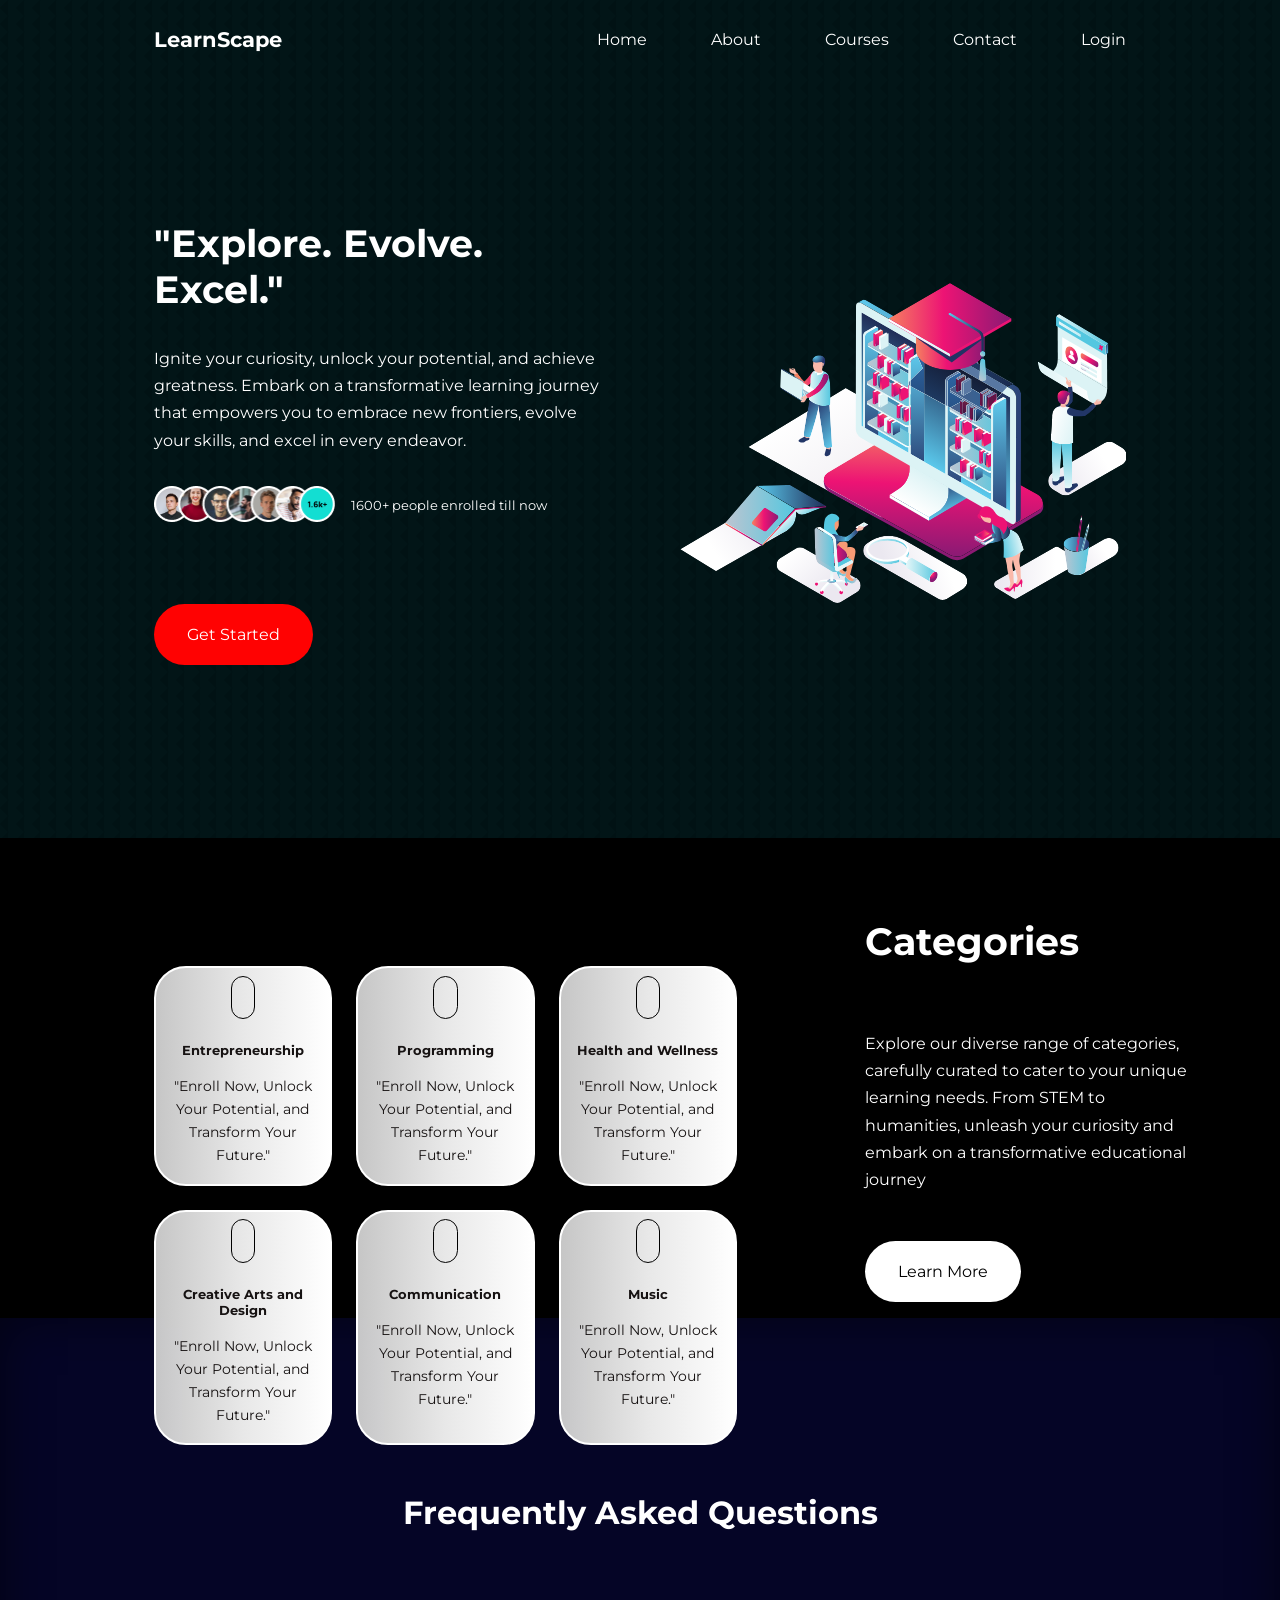
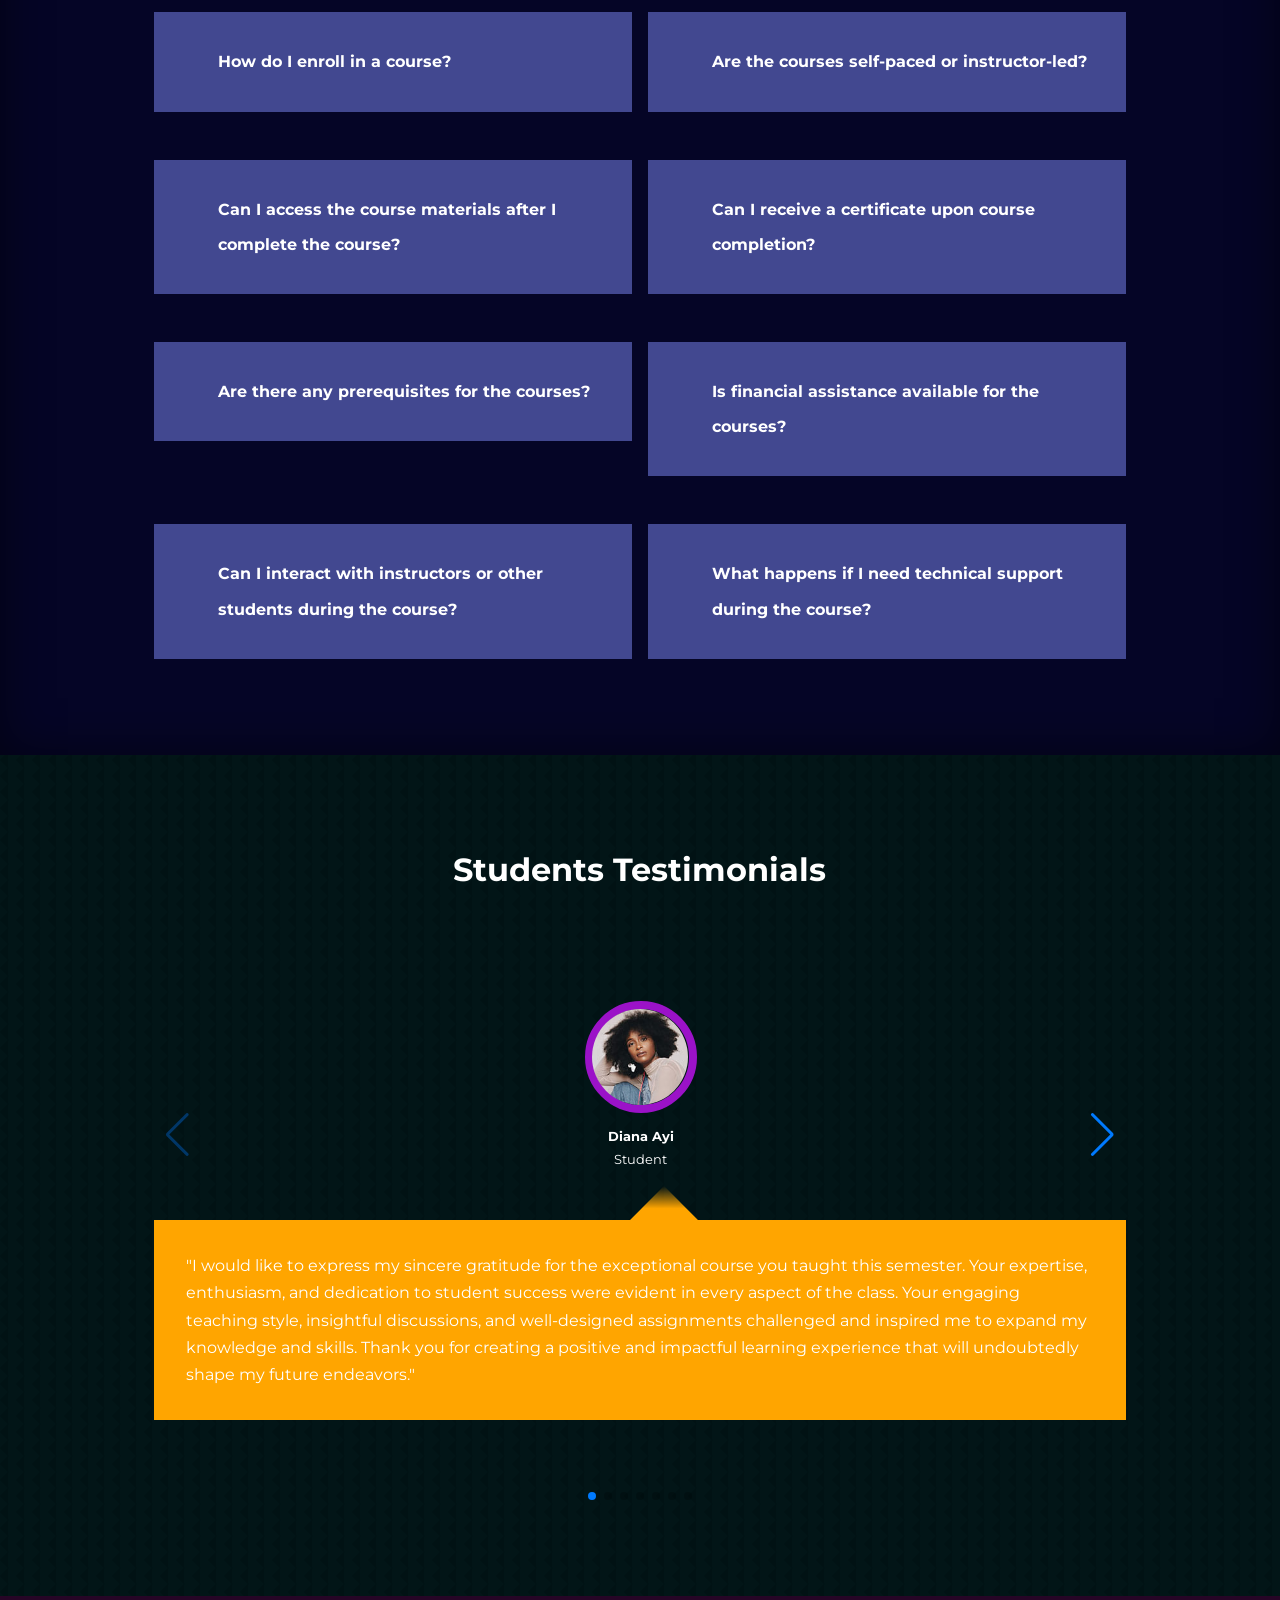
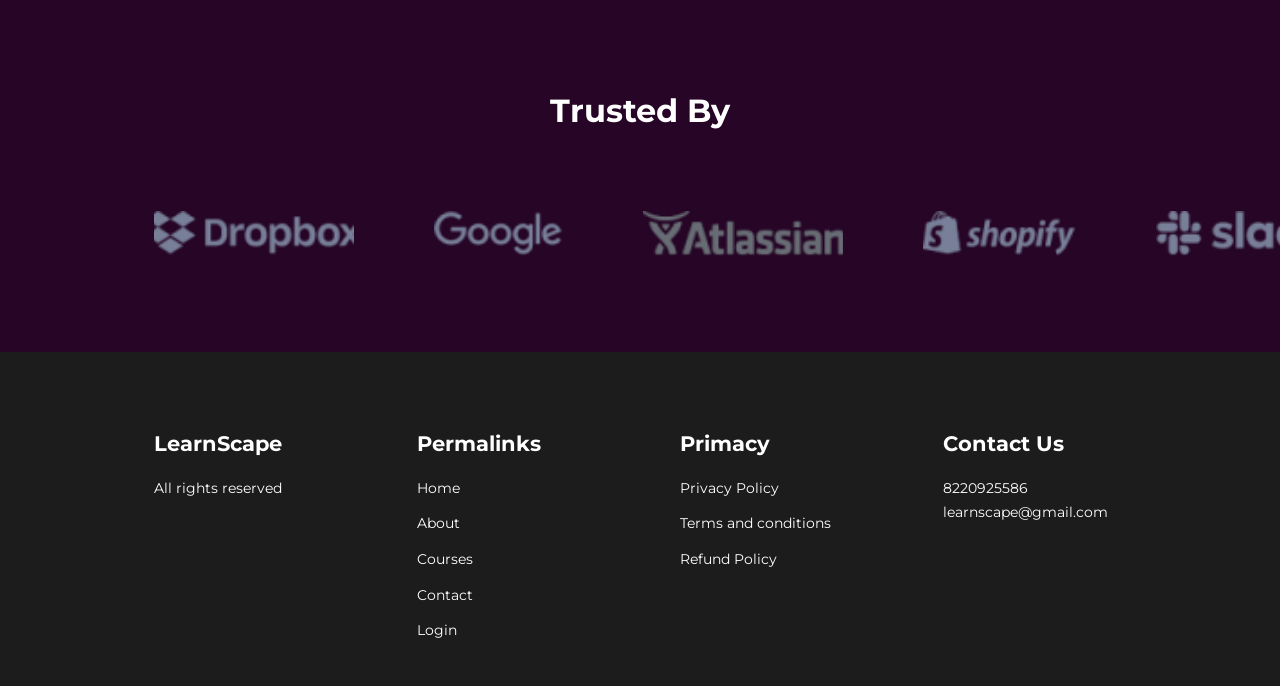
<file: LearnScape/index.html>
<!DOCTYPE html>
<html lang="en">
<head>
    <meta charset="UTF-8">
    <meta name="viewport" content="width=device-width, initial-scale=1.0">
    <title>LearnScape</title>
    <link rel="stylesheet" href="index.css">
    <script src="main.js"></script>

        <!--FAV ICONS-->
        <link rel="stylesheet" href="https://unicons.iconscout.com/release/v4.0.8/css/line.css">

        <!--GOOGLE FONTS (MONTESERRAT)-->
    <link rel="preconnect" href="https://fonts.googleapis.com">
    <link rel="preconnect" href="https://fonts.gstatic.com" crossorigin>
    <link href="https://fonts.googleapis.com/css2?family=Montserrat:wght@300;400;500;600;700;800;900&display=swap" rel="stylesheet">

        <!--    SWIPER JS    -->
    <link rel="stylesheet" href="https://cdn.jsdelivr.net/npm/swiper@10/swiper-bundle.min.css"/>

    <style>
        body{
            background-image: url("images/bg-texture.png");
        }
    </style>

</head>
<body>
                            <!--   NAVBAR    -->
    <nav>
        <div class="container nav__container">
            <a href="index.html"><h4>LearnScape</h4></a>
            <ul class="nav__menu">
                <li><a href="index.html">Home</a></li>
                <li><a href="about.html">About</a></li>
                <li><a href="courses.html">Courses</a></li>
                <li><a href="contact.html">Contact</a></li>
                <li><a href="login.html">Login</a></li>
            </ul>    
        </div>
    </nav>

                               <!--   HEADER   -->
    <header>
        <div class="container header__container">
            <div class="header__left">
                <h1>"Explore. Evolve. Excel."</h1>
                <p>Ignite your curiosity, unlock your potential, and achieve greatness. Embark on a transformative 
                    learning journey that empowers you to embrace new frontiers, evolve your skills, and excel 
                    in every endeavor.</p>
                <div class="header__left-people">               
                    <img src="./images/people.png">
                    <small>1600+ people enrolled till now</small>
                </div>
                <a href="login.html" class="btn btn-primary">Get Started</a>
            </div>

            <div class="header__right">
                <div class="header__right-img">
                    <img src="./images/header.svg">
                </div>
            </div>
        </div>
    </header>

                                <!--  CATEGORIES  -->
    <section class="categories">
        <div class="container categories__container">
            <div class="categories__left">
                <article class="category">
                    <span class="category__icon"><i class="uil uil-arrow-growth"></i></span>
                    <h5>Entrepreneurship</h5>
                    <p>"Enroll Now, Unlock Your Potential, and Transform Your Future."</p>

                </article>
                <article class="category">
                    <span class="category__icon"><i class="uil uil-desktop-cloud-alt"></i></span>
                    <h5>Programming</h5>
                    <p>"Enroll Now, Unlock Your Potential, and Transform Your Future."</p>

                </article>
                <article class="category">
                    <span class="category__icon"><i class="uil uil-heart-medical"></i></span>
                    <h5>Health and Wellness</h5>                  
                    <p>"Enroll Now, Unlock Your Potential, and Transform Your Future."</p>

                </article>
                <article class="category">
                    <span class="category__icon"><i class="uil uil-palette"></i></span>
                    <h5>Creative Arts and Design</h5>
                    <p>"Enroll Now, Unlock Your Potential, and Transform Your Future."</p>

                </article>
                <article class="category">
                    <span class="category__icon"><i class="uil uil-presentation-play"></i></span>
                    <h5>Communication</h5>
                    <p>"Enroll Now, Unlock Your Potential, and Transform Your Future."</p>

                </article>
                <article class="category">
                    <span class="category__icon"><i class="uil uil-music"></i></span>
                    <h5>Music</h5>
                    <p>"Enroll Now, Unlock Your Potential, and Transform Your Future."</p>

                </article>
            </div>
            <div class="categories__right">
                <h1>Categories</h1>
                <p>                    Explore our diverse range of categories, carefully curated to cater to your unique learning needs. From STEM to humanities, unleash your curiosity and embark on a transformative educational journey
                </p>
                <a href="courses.html" class="btn">Learn More</a>
            </div>
        </div>
    </section>

                                <!--   FAQS   -->

   <section class="faqs">
        <h2>Frequently Asked Questions</h2>
        <div class="container faqs__container">
            <article class="faq">
                <div class="faq__icon"><i class="uil uil-plus"></i></div>
                <div class="question__answer">
                    <h4>How do I enroll in a course?</h4>
                    <p>To enroll in a course, simply visit our website, browse the course catalog, and click on the "Enroll" button for your chosen course. Follow the prompts to complete the enrollment process.</p>
                </div>
            </article>

            <article class="faq">
                <div class="faq__icon"><i class="uil uil-plus"></i></div>
                <div class="question__answer">
                    <h4>Are the courses self-paced or instructor-led?</h4>
                    <p>We offer both self-paced and instructor-led courses to accommodate different learning preferences. You can choose the format that suits your needs during the course selection process</p>
                </div>
            </article>

            <article class="faq">
                <div class="faq__icon"><i class="uil uil-plus"></i></div>
                <div class="question__answer">
                    <h4>Can I access the course materials after I complete the course?
                    </h4>
                    <p>Yes, once you enroll in a course, you will have lifetime access to the course materials. You can revisit the content at any time to review or refresh your knowledge.</p>
                </div>
            </article>

            <article class="faq">
                <div class="faq__icon"><i class="uil uil-plus"></i></div>
                <div class="question__answer">
                    <h4>Can I receive a certificate upon course completion?</h4>
                    <p>Yes, upon successfully completing a course, you will receive a certificate of completion. The certificate can be downloaded from the course platform or emailed to you, depending on the specific process outlined for that course.</p>
                </div>
            </article>

            <article class="faq">
                <div class="faq__icon"><i class="uil uil-plus"></i></div>
                <div class="question__answer">
                    <h4>Are there any prerequisites for the courses?</h4>
                    <p>Prerequisites vary depending on the course. Some courses may require prior knowledge or experience, while others are designed for beginners. The course description will provide information about any prerequisites.</p>
                </div>
            </article>

            <article class="faq">
                <div class="faq__icon"><i class="uil uil-plus"></i></div>
                <div class="question__answer">
                    <h4>Is financial assistance available for the courses?</h4>
                    <p>We understand that financial constraints can be a barrier to learning. We offer various financial assistance options such as scholarships, installment plans, or discounts. Please check our website or contact our support team for more information.</p>
                </div>
            </article>

            <article class="faq">
                <div class="faq__icon"><i class="uil uil-plus"></i></div>
                <div class="question__answer">
                    <h4>Can I interact with instructors or other students during the course?</h4>
                    <p>Yes, our courses often include discussion forums or dedicated communication channels where you can interact with instructors and fellow students. This fosters collaboration, allows for questions and answers, and creates a supportive learning community.</p>
                </div>
            </article>

            <article class="faq">
                <div class="faq__icon"><i class="uil uil-plus"></i></div>
                <div class="question__answer">
                    <h4>What happens if I need technical support during the course?</h4>
                    <p>We provide technical support to ensure a smooth learning experience. If you encounter any technical issues or have trouble accessing course materials, you can reach out to our support team via email or through our platform, and they will assist you promptly.</p>
                </div>
            </article>    
        </div>
    </section>  

    <script>
            window.addEventListener("DOMContentLoaded", function() {
            var faqItems = document.querySelectorAll(".faq");

            faqItems.forEach(function(item) {
                var faqIcon = item.querySelector(".faq__icon i");

                item.addEventListener("click", function() {
                    this.classList.toggle("open");
                    faqIcon.classList.toggle("uil-plus");
                    faqIcon.classList.toggle("uil-minus");
                });
            });
        });    </script>


    


                                        <!--        TESTIMONIAL        -->
        <section class="container testimonials__container mySwiper">
            <h2>
                Students Testimonials
            </h2>
            <div class="swiper-wrapper">
                <article class="testimonial swiper-slide">
                    <div class="avatar">
                        <img src="./images/avatar1.jpg">
                    </div>
                    <div class="testimonial__info">
                        <h5>Diana Ayi</h5>
                        <small>Student</small>
                    </div>
                    <div class="testimonial__body">
                        <p>
                            "I would like to express my sincere gratitude for the exceptional course you taught this semester. Your expertise, enthusiasm, and 
                            dedication to student success were evident in every aspect of the class. Your engaging teaching style, insightful discussions, and 
                            well-designed assignments challenged and inspired me to expand my knowledge and skills. Thank you for creating a positive and impactful 
                            learning experience that will undoubtedly shape my future endeavors."
                        </p>
                    </div>
                </article>
                <article class="testimonial swiper-slide">
                    <div class="avatar">
                        <img src="./images/avatar2.jpg">
                    </div>
                    <div class="testimonial__info">
                        <h5>DAurora Patel</h5>
                        <small>Freelancer</small>
                    </div>
                    <div class="testimonial__body">
                        <p>
                            "I am incredibly grateful for the engaging and interactive lessons provided in this course. The instructor's enthusiasm and expertise truly brought the subject to life, making the learning experience enjoyable and captivating. The well-structured course materials and step-by-step explanations helped me grasp even the most complex concepts with ease, and I feel much more confident in my understanding of the subject matter."
                        </p>
                    </div>
                </article>
                <article class="testimonial swiper-slide">
                    <div class="avatar">
                        <img src="./images/avatar3.jpg">
                    </div>
                    <div class="testimonial__info">
                        <h5>Caleb Sullivan</h5>
                        <small>Youtuber</small>
                    </div>
                    <div class="testimonial__body">
                        <p>
                            "I can't speak highly enough about the instructor's knowledge and dedication. They went above and beyond to ensure that all our questions were answered, providing prompt and detailed responses that helped clarify any uncertainties. Their guidance and support throughout the course were invaluable, and I truly felt like I had a mentor to turn to whenever I needed assistance or further explanation."
                        </p>
                    </div>
                </article>
                <article class="testimonial swiper-slide">
                    <div class="avatar">
                        <img src="./images/avatar4.jpg">
                    </div>
                    <div class="testimonial__info">
                        <h5>DIsabella Nguyen</h5>
                        <small>Athlete</small>
                    </div>
                    <div class="testimonial__body">
                        <p>
                            "One aspect that truly stood out in this course was the focus on practical application. The assignments and real-world examples allowed me to put theory into practice, reinforcing my understanding and helping me develop valuable hands-on skills. It was immensely rewarding to see how the concepts we learned could be applied in real-life scenarios, and it has significantly enhanced my confidence in applying these skills beyond the course."
                        </p>
                    </div>
                </article>
                <article class="testimonial swiper-slide">
                    <div class="avatar">
                        <img src="./images/avatar5.jpg">
                    </div>
                    <div class="testimonial__info">
                        <h5>Elijah Carter</h5>
                        <small>Web Developer</small>
                    </div>
                    <div class="testimonial__body">
                        <p>
                            "The user-friendly online platform made learning convenient and accessible. I appreciated being able to access course materials anytime, anywhere, which accommodated my busy schedule. The organization and presentation of the content were clear and logical, making it easy to navigate through the lessons and track my progress. The seamless learning experience facilitated by the platform truly added to the overall value of the course."
                        </p>
                    </div>
                </article>
                <article class="testimonial swiper-slide">
                    <div class="avatar">
                        <img src="./images/avatar6.jpg">
                    </div>
                    <div class="testimonial__info">
                        <h5>Sophia Ali</h5>
                        <small>Artist</small>
                    </div>
                    <div class="testimonial__body">
                        <p>
                            "One of the highlights of this course was the sense of community it fostered. Collaborating with other students through discussion forums and group projects allowed for diverse perspectives and enriched the learning process. It was inspiring to engage in thoughtful discussions, share ideas, and learn from fellow learners. The supportive environment created by the instructor and the community made the entire learning journey even more enjoyable and rewarding."
                        </p>
                    </div>
                </article>
                <article class="testimonial swiper-slide">
                    <div class="avatar">
                        <img src="./images/avatar7.jpg">
                    </div>
                    <div class="testimonial__info">
                        <h5>Lucas Thompsong</h5>
                        <small>Student</small>
                    </div>
                    <div class="testimonial__body">
                        <p>
                            "Completing this course has significantly boosted my confidence and competence in the subject. The comprehensive coverage of topics, along with the in-depth explanations, gave me a solid foundation that I can build upon. I appreciated the instructor's commitment to ensuring a thorough understanding of each concept before moving forward. The course surpassed my expectations and has equipped me with valuable knowledge and skills that will undoubtedly benefit me in my future endeavors."
                        </p>
                    </div>
                </article>
            </div>
            <div class="swiper-button-next"></div>
            <div class="swiper-button-prev"></div>
            <div class="swiper-pagination"></div>    
        </section>

      <!-- Swiper JS -->
    <script src="https://cdn.jsdelivr.net/npm/swiper@10/swiper-bundle.min.js"></script>
    <script src="./main.js"></script>

    <!-- Initialize Swiper -->
    <script>
        var swiper = new Swiper(".mySwiper", {
          spaceBetween: 30,
          hashNavigation: {
            watchState: true,
          },
          pagination: {
            el: ".swiper-pagination",
            clickable: true,
          },
          navigation: {
            nextEl: ".swiper-button-next",
            prevEl: ".swiper-button-prev",
          },
        });
      </script>
    
                                <!--    TRUSTED BY    ---->

    <section class="trust">
        <div class=" container trust__container">
            <h2>Trusted By</h2>
            <div class="trust__image">
                <img src="./images/dropbox.png">
                <img src="./images/google.png">
                <img src="./images/atlassian.png">
                <img src="./images/shopify.png">
                <img src="./images/slack.png">
            </div>
        </div>
    </section>

                                <!--    FOOTER     -->

    <footer class="footer">
        <div class="container footer__container">
            <div class="footer__1">
                <a href="index.html" class="footer__logo"><h4>LearnScape</h4></a>
                <p>All rights reserved</p>
            </div>
            <div class="footer__2">
                <h4>Permalinks</h4>
                <ul class="permalinks">
                    <li><a href="index.html">Home</a></li>
                    <li><a href="about.html">About</a></li>
                    <li><a href="courses.html">Courses</a></li>
                    <li><a href="contact.html">Contact</a></li>
                    <li><a href="login.html">Login</a></li>
                </ul>
            </div>
            <div class="footer__3">
                <h4>Primacy</h4>
                <ul class="privacy">
                    <li><a href="#">Privacy Policy</a></li>
                    <li><a href="#">Terms and conditions</a></li>
                    <li><a href="#">Refund Policy</a></li>
                </ul>           
            </div>
            <div class="footer__4">
                <h4>Contact Us</h4>
                <p>8220925586</p>
                <p>learnscape@gmail.com</p>
                <ul class="footer__socials">
                    <li><a href="#"><i class="uil uil-facebook-f"></i></a></li>
                    <li><a href="#"><i class="uil uil-instagram-alt"></i></a></li>
                    <li><a href="#"><i class="uil uil-twitter"></i></a></li>
                    <li><a href="#"><i class="uil uil-linkedin"></i></a></li>
                </ul>
            </div>
        </div>
    </footer>

</body>
</html>
</file>
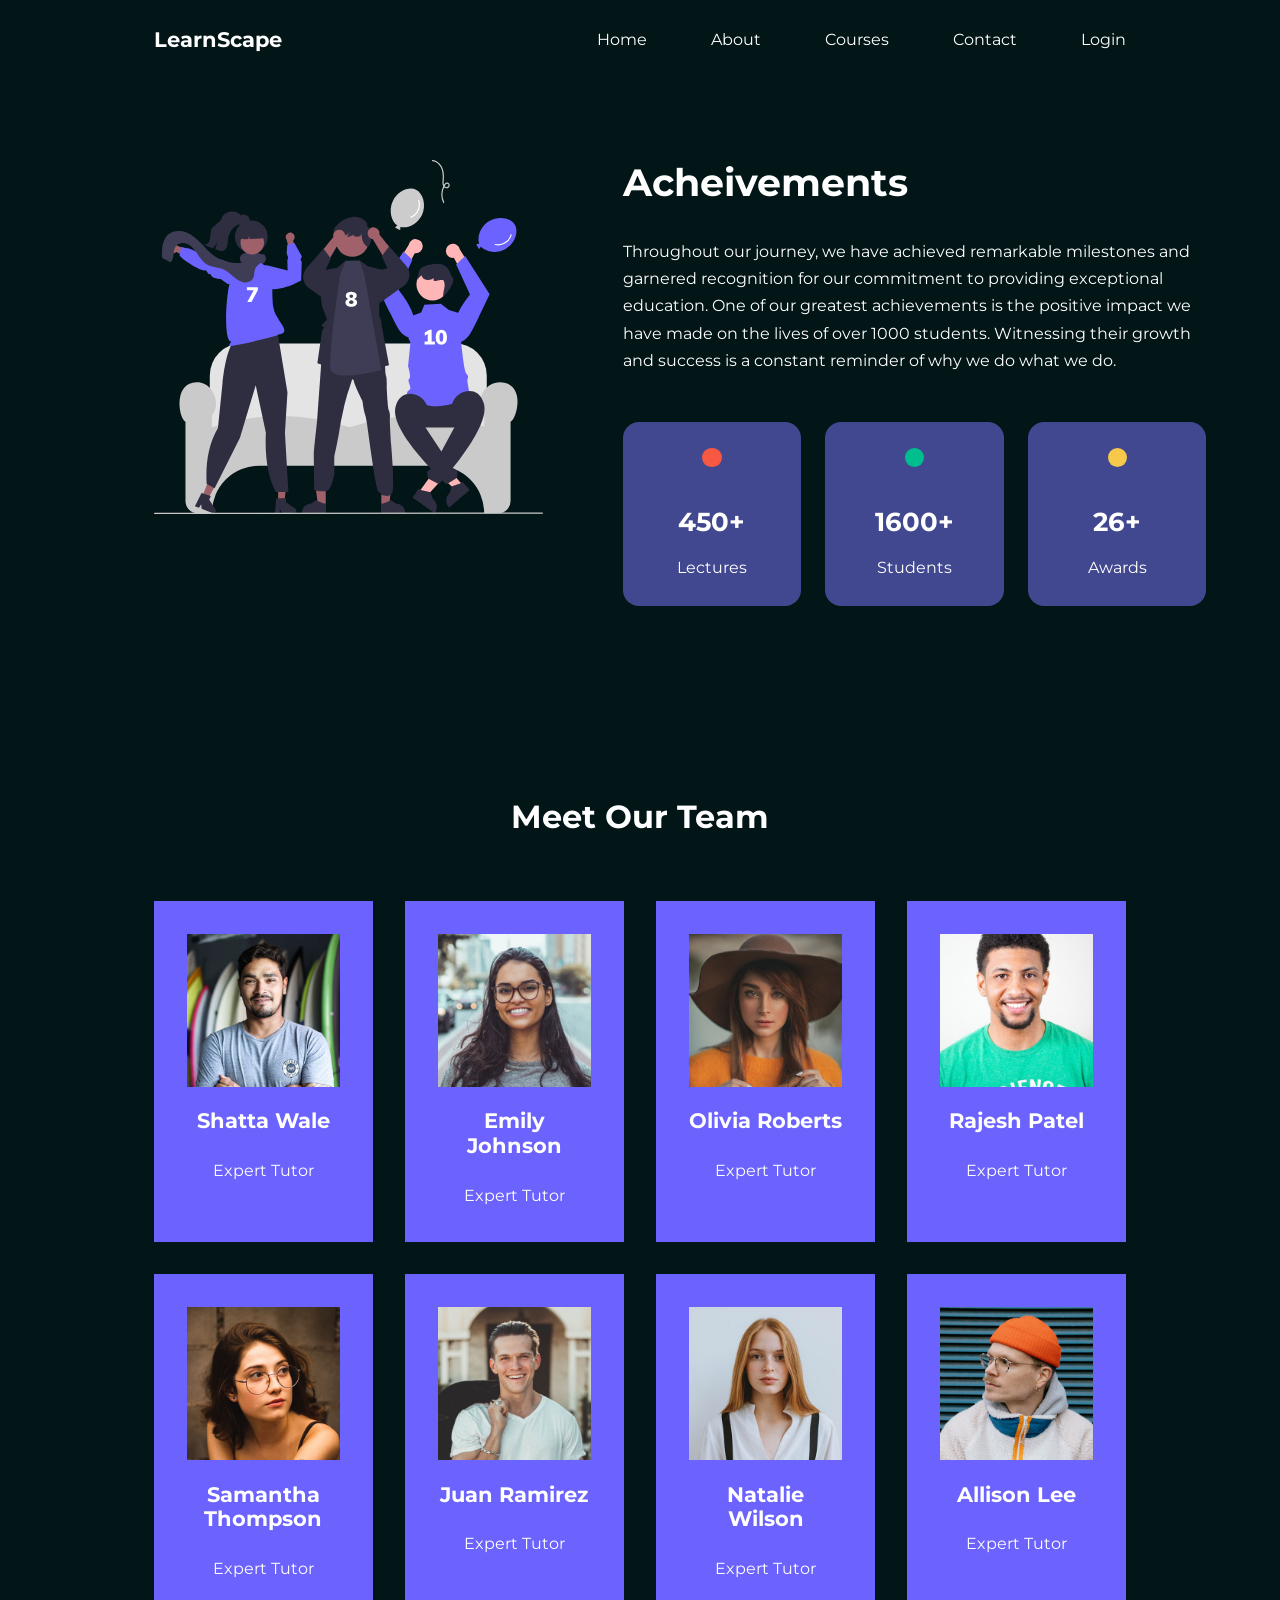
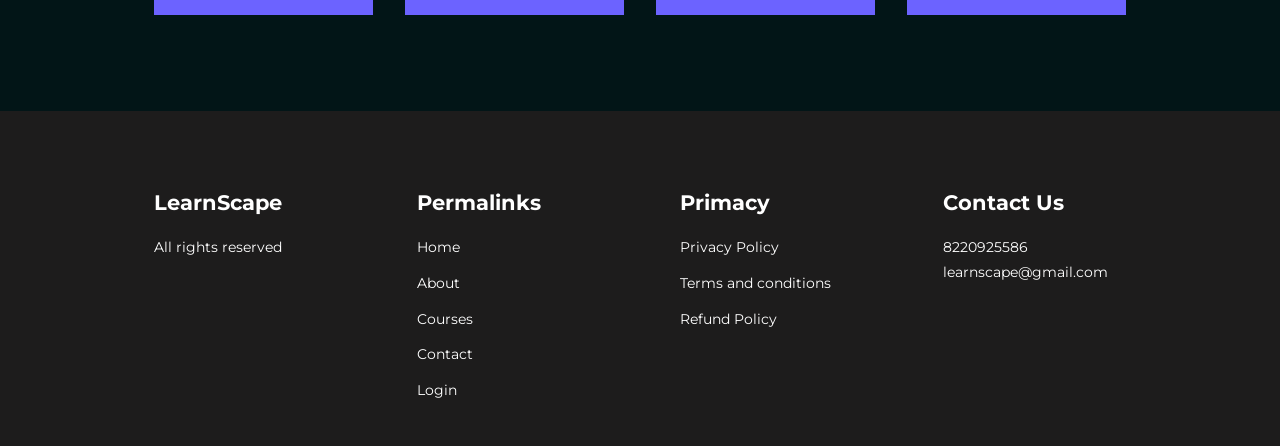
<file: LearnScape/about.html>
<!DOCTYPE html>
<html lang="en">
<head>
    <meta charset="UTF-8">
    <meta name="viewport" content="width=device-width, initial-scale=1.0">
    <title>About</title>
    <link rel="stylesheet" href="index.css">
    <link rel="stylesheet" href="about.css">
    <script src="main.js"></script>

            <!--FAV ICONS-->
    <link rel="stylesheet" href="https://unicons.iconscout.com/release/v4.0.8/css/line.css">

        <!--GOOGLE FONTS (MONTESERRAT)-->
    <link rel="preconnect" href="https://fonts.googleapis.com">
    <link rel="preconnect" href="https://fonts.gstatic.com" crossorigin>
    <link href="https://fonts.googleapis.com/css2?family=Montserrat:wght@300;400;500;600;700;800;900&display=swap" rel="stylesheet">



</head>
<body>
                                <!--   NAVBAR    -->
    <nav>
        <div class="container nav__container">
            <a href="index.html"><h4>LearnScape</h4></a>
            <ul class="nav__menu">
                <li><a href="index.html">Home</a></li>
                <li><a href="about.html">About</a></li>
                <li><a href="courses.html">Courses</a></li>
                <li><a href="contact.html">Contact</a></li>
                <li><a href="login.html">Login</a></li>
            </ul>    
        </div>
    </nav>

                                <!--    ACHEIVEMENTS   -->
    
    <section class="about__acheivements">
        <div class="container about__acheivements-container">
            <div class="about__acheivements-left">               
                 <img src="./images/about achievements.svg">
            </div>
            <div class="about__acheivements-left"> 
                <h1>Acheivements</h1> 
                <p>
                    Throughout our journey, we have achieved remarkable milestones and garnered recognition for our commitment to providing exceptional education. One of our greatest achievements is the positive impact we have made on the lives of over 1000 students. Witnessing their growth and success is a constant reminder of why we do what we do.
                </p>
                <div class="acheivements__cards">
                    <article class="acheivement__card">
                        <span class="acheivement__icon">
                            <i class="uil uil-video"></i>
                        </span>
                        <h3>450+</h3>
                        <p>Lectures</p>
                    </article>

                    <article class="acheivement__card">
                        <span class="acheivement__icon">
                            <i class="uil uil-users-alt"></i>
                        </span>
                        <h3>1600+</h3>
                        <p>Students</p>
                    </article>

                    <article class="acheivement__card">
                        <span class="acheivement__icon">
                            <i class="uil uil-trophy"></i>
                        </span>
                        <h3>26+</h3>
                        <p>Awards</p>
                    </article>

                </div>             
            </div>
        </div>
    </section>

                                <!--    TUTORS     -->

    <section class="team">
        <h2>Meet Our Team</h2>
        <div class="container team__container">
            <article class="team__member">
                <div class="team__member-image">
                    <img src="images/tm1.jpg">
                </div>
                <div class="team__member-info">
                    <h4>Shatta Wale</h4>
                    <p>Expert Tutor</p>
                </div>
                <div class="team__member-socials">
                    <a href="https://instagram.com" target="_blank"><i class="uil uil-instagram"></i></a>
                    <a href="https://twitter.com" target="_blank"><i class="uil uil-twitter"></i></a>
                    <a href="https://linkedin.com" target="_blank"><i class="uil uil-linkedin"></i></a>
                </div>
            </article>

            <article class="team__member">
                <div class="team__member-image">
                    <img src="images/tm2.jpg">
                </div>
                <div class="team__member-info">
                    <h4> Emily Johnson</h4>
                    <p>Expert Tutor</p>
                </div>
                <div class="team__member-socials">
                    <a href="https://instagram.com" target="_blank"><i class="uil uil-instagram"></i></a>
                    <a href="https://twitter.com" target="_blank"><i class="uil uil-twitter"></i></a>
                    <a href="https://linkedin.com" target="_blank"><i class="uil uil-linkedin"></i></a>
                </div>
            </article>

            <article class="team__member">
                <div class="team__member-image">
                    <img src="images/tm3.jpg">
                </div>
                <div class="team__member-info">
                    <h4>Olivia Roberts</h4>
                    <p>Expert Tutor</p>
                </div>
                <div class="team__member-socials">
                    <a href="https://instagram.com" target="_blank"><i class="uil uil-instagram"></i></a>
                    <a href="https://twitter.com" target="_blank"><i class="uil uil-twitter"></i></a>
                    <a href="https://linkedin.com" target="_blank"><i class="uil uil-linkedin"></i></a>
                </div>
            </article>

            <article class="team__member">
                <div class="team__member-image">
                    <img src="images/tm4.jpg">
                </div>
                <div class="team__member-info">
                    <h4> Rajesh Patel</h4>
                    <p>Expert Tutor</p>
                </div>
                <div class="team__member-socials">
                    <a href="https://instagram.com" target="_blank"><i class="uil uil-instagram"></i></a>
                    <a href="https://twitter.com" target="_blank"><i class="uil uil-twitter"></i></a>
                    <a href="https://linkedin.com" target="_blank"><i class="uil uil-linkedin"></i></a>
                </div>
            </article>

            <article class="team__member">
                <div class="team__member-image">
                    <img src="images/tm5.jpg">
                </div>
                <div class="team__member-info">
                    <h4>Samantha Thompson</h4>
                    <p>Expert Tutor</p>
                </div>
                <div class="team__member-socials">
                    <a href="https://instagram.com" target="_blank"><i class="uil uil-instagram"></i></a>
                    <a href="https://twitter.com" target="_blank"><i class="uil uil-twitter"></i></a>
                    <a href="https://linkedin.com" target="_blank"><i class="uil uil-linkedin"></i></a>
                </div>
            </article>

            <article class="team__member">
                <div class="team__member-image">
                    <img src="images/tm6.jpg">
                </div>
                <div class="team__member-info">
                    <h4>Juan Ramirez</h4>
                    <p>Expert Tutor</p>
                </div>
                <div class="team__member-socials">
                    <a href="https://instagram.com" target="_blank"><i class="uil uil-instagram"></i></a>
                    <a href="https://twitter.com" target="_blank"><i class="uil uil-twitter"></i></a>
                    <a href="https://linkedin.com" target="_blank"><i class="uil uil-linkedin"></i></a>
                </div>
            </article>

            <article class="team__member">
                <div class="team__member-image">
                    <img src="images/tm7.jpg">
                </div>
                <div class="team__member-info">
                    <h4>Natalie Wilson</h4>
                    <p>Expert Tutor</p>
                </div>
                <div class="team__member-socials">
                    <a href="https://instagram.com" target="_blank"><i class="uil uil-instagram"></i></a>
                    <a href="https://twitter.com" target="_blank"><i class="uil uil-twitter"></i></a>
                    <a href="https://linkedin.com" target="_blank"><i class="uil uil-linkedin"></i></a>
                </div>
            </article>

            <article class="team__member">
                <div class="team__member-image">
                    <img src="images/tm8.jpg">
                </div>
                <div class="team__member-info">
                    <h4>Allison Lee</h4>
                    <p>Expert Tutor</p>
                </div>
                <div class="team__member-socials">
                    <a href="https://instagram.com" target="_blank"><i class="uil uil-instagram"></i></a>
                    <a href="https://twitter.com" target="_blank"><i class="uil uil-twitter"></i></a>
                    <a href="https://linkedin.com" target="_blank"><i class="uil uil-linkedin"></i></a>
                </div>
            </article>


        </div>
    </section>

                                <!--   FOOTER   -->

    <footer class="footer">
        <div class="container footer__container">
            <div class="footer__1">
                <a href="index.html" class="footer__logo"><h4>LearnScape</h4></a>
                <p>All rights reserved</p>
            </div>
            <div class="footer__2">
                <h4>Permalinks</h4>
                <ul class="permalinks">
                    <li><a href="index.html">Home</a></li>
                    <li><a href="about.html">About</a></li>
                    <li><a href="courses.html">Courses</a></li>
                    <li><a href="contact.html">Contact</a></li>
                    <li><a href="login.html">Login</a></li>
                </ul>
            </div>
            <div class="footer__3">
                <h4>Primacy</h4>
                <ul class="privacy">
                    <li><a href="#">Privacy Policy</a></li>
                    <li><a href="#">Terms and conditions</a></li>
                    <li><a href="#">Refund Policy</a></li>
                </ul>           
            </div>
            <div class="footer__4">
                <h4>Contact Us</h4>
                <p>8220925586</p>
                <p>learnscape@gmail.com</p>
                <ul class="footer__socials">
                    <li><a href="#"><i class="uil uil-facebook-f"></i></a></li>
                    <li><a href="#"><i class="uil uil-instagram-alt"></i></a></li>
                    <li><a href="#"><i class="uil uil-twitter"></i></a></li>
                    <li><a href="#"><i class="uil uil-linkedin"></i></a></li>
                </ul>
            </div>
        </div>
    </footer>

</body>
</html>
</file>
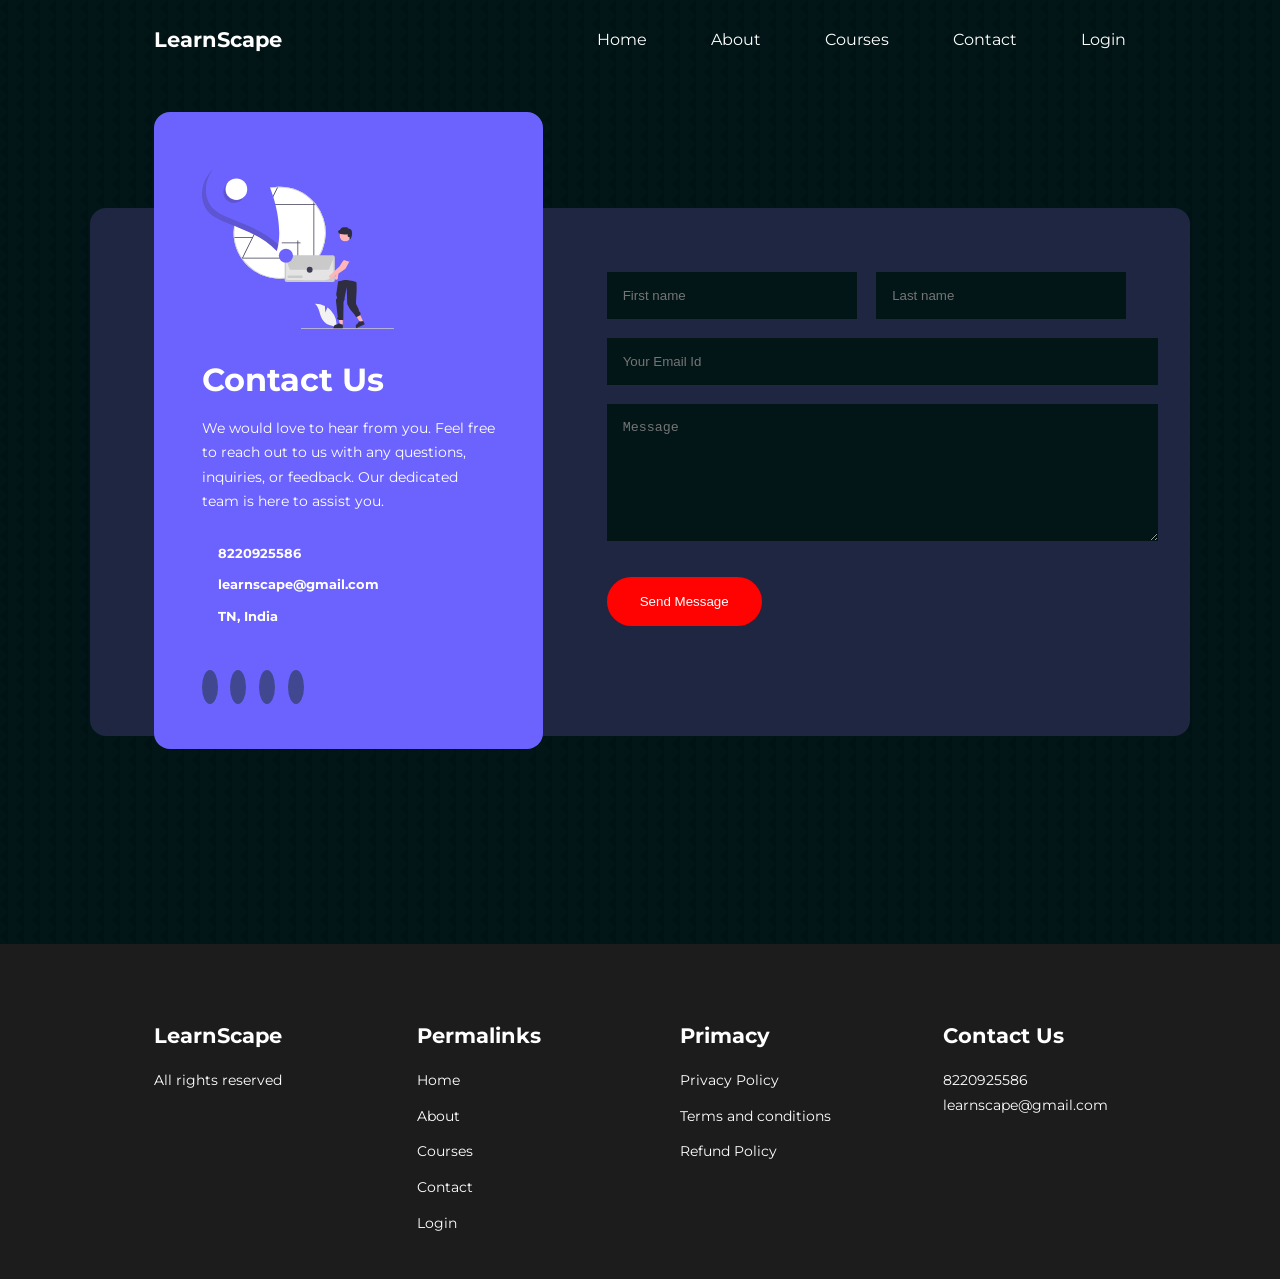
<file: LearnScape/contact.html>
<!DOCTYPE html>
<html lang="en">
<head>
    <meta charset="UTF-8">
    <meta name="viewport" content="width=device-width, initial-scale=1.0">
    <title>Contact</title>
    <link rel="stylesheet" href="index.css">
    <script src="main.js"></script>
    <link rel="stylesheet" href="contact.css">


    <style>
        body{
            background-image: url("images/bg-texture.png");
        }
    </style>


        <!--FAV ICONS-->
        <link rel="stylesheet" href="https://unicons.iconscout.com/release/v4.0.8/css/line.css">

        <!--GOOGLE FONTS (MONTESERRAT)-->
    <link rel="preconnect" href="https://fonts.googleapis.com">
    <link rel="preconnect" href="https://fonts.gstatic.com" crossorigin>
    <link href="https://fonts.googleapis.com/css2?family=Montserrat:wght@300;400;500;600;700;800;900&display=swap" rel="stylesheet">

</head>
<body>
                                <!--   NAVBAR    -->
    <nav>
        <div class="container nav__container">
            <a href="index.html"><h4>LearnScape</h4></a>
            <ul class="nav__menu">
                <li><a href="index.html">Home</a></li>
                <li><a href="about.html">About</a></li>
                <li><a href="courses.html">Courses</a></li>
                <li><a href="contact.html">Contact</a></li>
                <li><a href="login.html">Login</a></li>
            </ul>    
        </div>
    </nav>

                                <!--    CONTACT    -->
    <section class="contact">
        <div class="container contact__container">
            <aside class="contact__aside">
                <div class="aside__image">
                    <img src="./images/contact.svg">
                </div>
                <h2>Contact Us</h2>
                <p>We would love to hear from you. Feel free to reach out to us with any questions, inquiries, or feedback. Our dedicated team is here to assist you.</p>
                <ul class="contact__details">
                    <li>
                        <i class="uil uil-phone-times"></i>
                        <h5>8220925586</h5>
                    </li>
                    <li>
                        <i class="uil uil-envelope"></i>
                        <h5>learnscape@gmail.com</h5>
                    </li>
                    <li>
                        <i class="uil uil-location-point"></i>
                        <h5>TN, India</h5>
                    </li>
                </ul>
                <ul class="contact__socials">
                    <li><a href="https://facebook.com" target="_blank"><i class="uil uil-facebook-f"></i></a></li>
                    <li><a href="https://instagram.com" target="_blank"><i class="uil uil-instagram"></i></a></li>
                    <li><a href="https://twitter.com" target="_blank"><i class="uil uil-twitter"></i></a></li>
                    <li><a href="https://linkedin.com" target="_blank"><i class="uil uil-linkedin"></i></a></li>
                </ul>
            </aside>

            <form action="https://formspree.io/f/xnqkqdqb" method="POST" class="contact__form">
                <div class="form__name">
                    <input type="text" placeholder="First name" name="First name" required>
                    <input type="text" placeholder="Last name" name="Last name" required>
                </div>
                <input type="email" name="Email Address" placeholder="Your Email Id" required>
                <textarea name="message" rows="7" placeholder="Message" required></textarea>
                <button type="submit" class="btn btn-primary">Send Message</button>
            </form>
        </div>
    </section>
    
    
                                <!--    FOOTER     -->

    <footer class="footer">
        <div class="container footer__container">
            <div class="footer__1">
                <a href="index.html" class="footer__logo"><h4>LearnScape</h4></a>
                <p>All rights reserved</p>
            </div>
            <div class="footer__2">
                <h4>Permalinks</h4>
                <ul class="permalinks">
                    <li><a href="index.html">Home</a></li>
                    <li><a href="about.html">About</a></li>
                    <li><a href="courses.html">Courses</a></li>
                    <li><a href="contact.html">Contact</a></li>
                    <li><a href="login.html">Login</a></li>
                </ul>
            </div>
            <div class="footer__3">
                <h4>Primacy</h4>
                <ul class="privacy">
                    <li><a href="#">Privacy Policy</a></li>
                    <li><a href="#">Terms and conditions</a></li>
                    <li><a href="#">Refund Policy</a></li>
                </ul>           
            </div>
            <div class="footer__4">
                <h4>Contact Us</h4>
                <p>8220925586</p>
                <p>learnscape@gmail.com</p>
                <ul class="footer__socials">
                    <li><a href="#"><i class="uil uil-facebook-f"></i></a></li>
                    <li><a href="#"><i class="uil uil-instagram-alt"></i></a></li>
                    <li><a href="#"><i class="uil uil-twitter"></i></a></li>
                    <li><a href="#"><i class="uil uil-linkedin"></i></a></li>
                </ul>
            </div>
        </div>
    </footer>


</body>
</html>
</file>
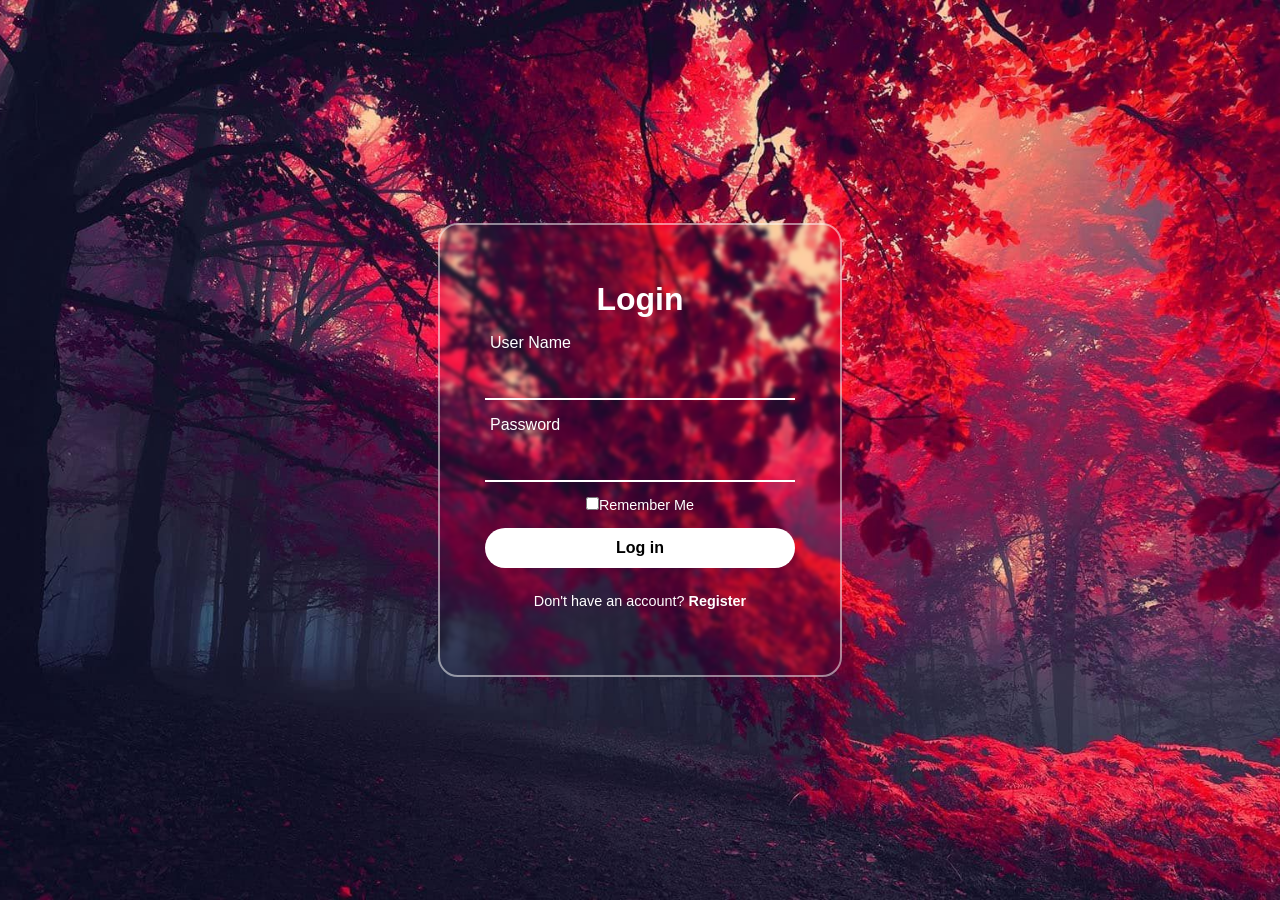
<file: LearnScape/login.html>
<!DOCTYPE html>
<html lang="en">
<head>
    <meta charset="UTF-8">
    <meta name="viewport" content="width=device-width, initial-scale=1.0">
    <title>Login</title>

    <link rel="stylesheet" href="login.css">

    <!-- FAV ICONS -->
    <link rel="stylesheet" href="https://unicons.iconscout.com/release/v4.0.8/css/line.css">

    <!-- GOOGLE FONTS (MONTESERRAT) -->
    <link rel="preconnect" href="https://fonts.googleapis.com">
    <link rel="preconnect" href="https://fonts.gstatic.com" crossorigin>
    <link href="https://fonts.googleapis.com/css2?family=Montserrat:wght@300;400;500;600;700;800;900&display=swap" rel="stylesheet">

    <style>
    .form-value .inputbox input:focus ~ label,
    .form-value .inputbox input:valid ~ label {
        top: -5px;
        font-size: 1em;
        color: white;
    }

    .form-value .inputbox input:valid ~ label {
        font-size: 1em;
        color: white;
    }
    </style>

    <script>
        function validate() {
            var a = document.getElementById("text1").value;
            var b = document.getElementById("text2").value;
            if (a === "") {
                window.alert("Please enter username");
            } else if (b === "") {
                window.alert("Enter Password");
            } else if (b.length < 6) {
                window.alert("Password should be at least 6 characters");
            } else {
                open("index.html");
            }
        }
    </script>
</head>
<body>
    <section>
        <div class="form-box">
            <div class="form-value">
                <form>
                    <h2>Login</h2>
                    <div class="inputbox">
                        <i class="uil uil-user"></i>
                        <input type="text" name="text1" id="text1" >
                        <label for="text1">User Name</label>
                    </div>
                    <div class="inputbox">
                        <i class="uil uil-file-lock-alt"></i>
                        <input type="password" name="text2" id="text2" >
                        <label for="text2">Password</label>
                    </div>
                    <div class="forget">
                        <label for=""><input type="checkbox">Remember Me</label>
                    </div>
                    <button type="submit" onclick="validate()">Log in</button>
                    <div class="register">
                        <p>Don't have an account? <a href="register.html">Register</a> </p>
                    </div>
                </form>
            </div>
        </div>
    </section>
</body>
</html>
</file>
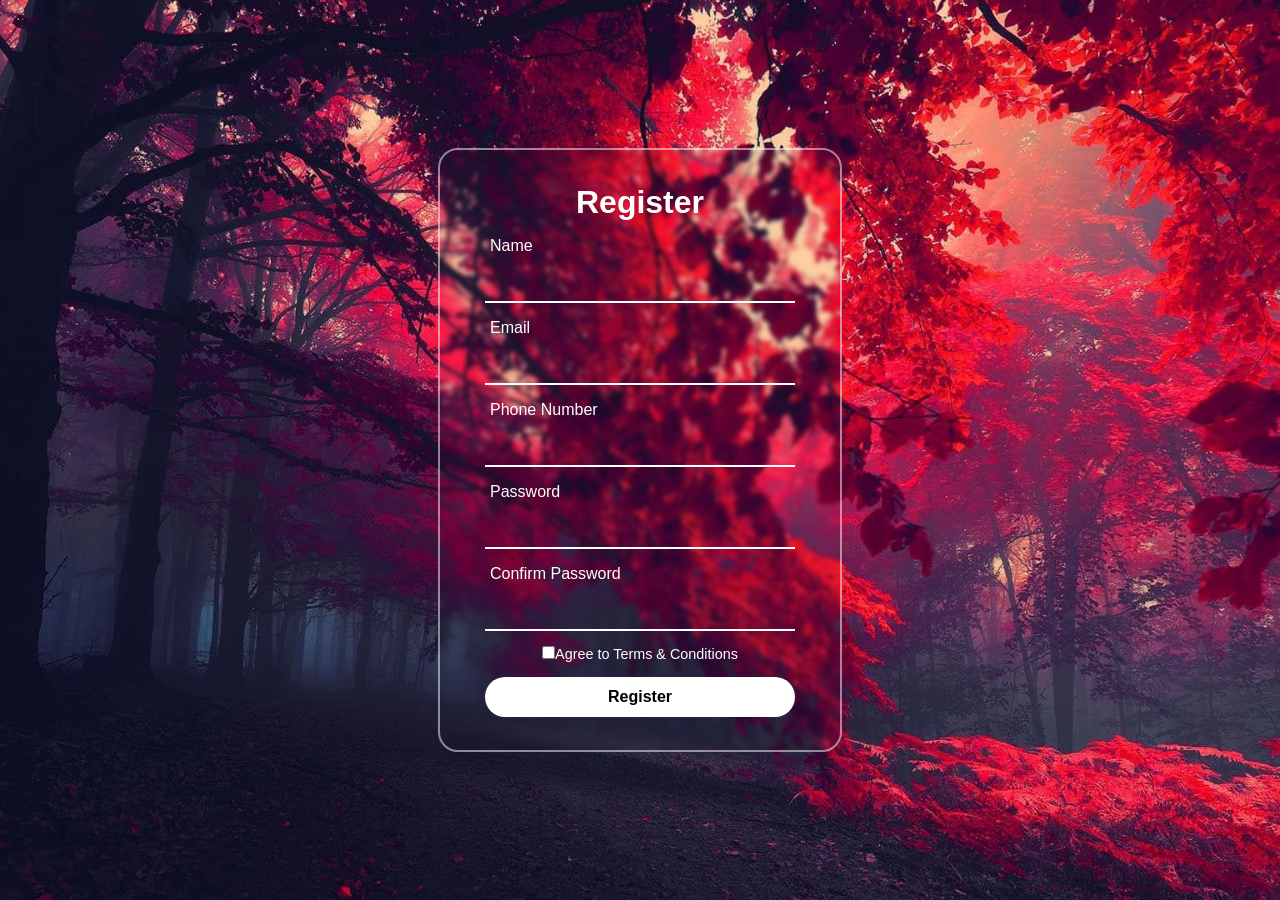
<file: LearnScape/register.html>
<!DOCTYPE html>
<html lang="en">
<head>
    <meta charset="UTF-8">
    <meta name="viewport" content="width=device-width, initial-scale=1.0">
    <title>Register</title>

    <link rel="stylesheet" href="register.css">

    <!-- FAV ICONS -->
    <link rel="stylesheet" href="https://unicons.iconscout.com/release/v4.0.8/css/line.css">

    <!-- GOOGLE FONTS (MONTESERRAT) -->
    <link rel="preconnect" href="https://fonts.googleapis.com">
    <link rel="preconnect" href="https://fonts.gstatic.com" crossorigin>
    <link href="https://fonts.googleapis.com/css2?family=Montserrat:wght@300;400;500;600;700;800;900&display=swap" rel="stylesheet">

    <style>
        .form-value .inputbox input:focus ~ label,
        .form-value .inputbox input:valid ~ label {
            top: -5px;
            font-size: 1em;
            color: white;
        }

        .form-value .inputbox input:valid ~ label {
            font-size: 1em;
            color: white;
        }
    </style>

    <script>
        function validate() {
            var a = document.getElementById("text1").value;
            var b = document.getElementById("text2").value;
            var c = document.getElementById("text3").value;
            var d = document.getElementById("text4").value;
            var e = document.getElementById("text5").value;
            var f = document.getElementById("c1").checked;
            var atpos = b.indexOf("@");
            var dotpos = b.lastIndexOf(".");

            if (a === "") {
                alert("Please enter your name");
            } else if (b === "") {
                alert("Enter your email id");
            } else if (c === "") {
                alert("Enter your phone number");
            } else if (d === "") {
                alert("Enter your password");
            } else if (e === "") {
                alert("Re-enter your password");
            } else if (atpos < 1 || ((dotpos - atpos) < 2)) {
                alert("Please enter correct email ID");
            } else if (isNaN(c)) {
                alert("Enter a valid phone number");
            } else if (d.length < 6) {
                alert("Password should be at least 6 characters");
            } else if (e !== d) {
                alert("Re-enter a valid password");
            } else if (!f) {
                alert("Agree to Terms and Conditions");
            } else {
                open("index.html");
            }
        }
    </script>
</head>
<body>
    <section>
        <div class="form-box">
            <div class="form-value">
                <form action="">
                    <h2>Register</h2>
                    <div class="inputbox">
                        <i class="uil uil-user"></i>
                        <input type="text" name="text1" id="text1" >
                        <label for="text1">Name</label>
                    </div>

                    <div class="inputbox">
                        <i class="uil uil-envelope-lock"></i>                        
                        <input type="email" name="text2" id="text2" >
                        <label for="text2">Email</label>
                    </div>

                    <div class="inputbox">
                        <i class="uil uil-mobile-android"></i>                        
                        <input type="text" name="text3" id="text3" >
                        <label for="text3">Phone Number</label>
                    </div>

                    <div class="inputbox">
                        <i class="uil uil-file-lock-alt"></i>
                        <input type="password" name="text4" id="text4" >
                        <label for="text4">Password</label>
                    </div>

                    <div class="inputbox">
                        <i class="uil uil-file-lock-alt"></i>
                        <input type="password" name="text5" id="text5" >
                        <label for="text5">Confirm Password</label>
                    </div>

                    <div class="forget">
                        <label for=""><input type="checkbox" name="c1" id="c1">Agree to Terms & Conditions</label>
                    </div>

                    <button type="submit" onclick="validate()">Register</button>
                </form>
            </div>
        </div>
    </section>
</body>
</html>
</file>
<file: LearnScape/index.css>
*{
    margin: 0;
    padding: 0;
    border: 0;
    box-sizing: 0;
    list-style: none;
    outline: 0;
    text-decoration: none;
}

:root {
    --color-bg: linear-gradient(90deg, rgba(0, 0, 0, 1) 0%, rgba(2, 21, 23, 1) 50%, rgba(2, 43, 76, 1) 100%);
    --color-white: white;
    --color-orange: orange;
    --color-black: black;
    --color-btn: chartreuse;
    --color-red: rgb(255, 2, 2);
    --color-bg1: rgba(2, 21, 23, 1);
    --color-primary: linear-gradient(90deg, rgba(202, 202, 202, 0.98) 0%, rgba(232, 232, 232, 1) 50%, rgba(255, 255, 255, 1) 100%);
    --color-bg2: #1f2641;
    --color-sec: #424890;
    --color-bg3: #6c63ff;
    --color-green: #00bf8e;
    --color-yellow: #f7c94b;
    --color-lred: #f75842;


    


    --container-width-lg: 76%;
    --container-width-md: 90%;
    --container-width-sm: 94%;
    --transition: all 500ms ease;
}

body{
    font-family: 'Montserrat', sans-serif;
    line-height: 1.7;
    color: var(--color-white);
    background: var(--color-bg1);
}
.container{
    width: var(--container-width-lg);
    margin: 0 auto;
}

section{
    padding: 6rem 0;        /* 1rem = 16px */
}

h1, h2, h3, h4, h5{
    line-height: 1.2;
}

h1{
    font-size: 2.4rem;
}

h2{
    font-size: 2rem;
}

h3{
    font-size: 1.6rem;
}

h4{
    font-size: 1.3rem;
}

a{
    color: var(--color-white);
}

img{
    width: 100%;
    display: block;
    object-fit: cover;
}

.btn{
    display: inline-block;
    padding: 1rem 2rem;
    background: var(--color-white);
    color: var(--color-black);
    border: solid 1px transparent;
    border-radius: 40px;
    transition: var(--transition);
}

.btn:hover{
    background: transparent;
    border-color: var(--color-red);
    color: var(--color-btn);
}

.btn-primary{
    background-color: var(--color-red);
    color: var(--color-white);
}

/********* NAVBAR *************/
nav{
    background: transparent;
    width: 100vw;
    height: 5rem;
    top: 0;
    z-index: 11;
    position: fixed;
}

.nav__container{
    height: 100%;
    display: flex;
    justify-content: space-between;
    align-items: center;
}

.nav__menu{
    display: flex;
    align-items: center;
    gap: 4rem;
}

.nav__menu a{
    font-size: 1rem;
    transition: var(--transition);
}
.nav__menu a:hover{
    color: var(--color-orange)
}

.window-scroll{
    background: rgba(19, 18, 18, 0.9);
    box-shadow: 0 1rem 2rem rgba(0, 0, 0, 0.2);
}


/******************* HEADER *************************/
header{
    position: relative;
    height: 70vh;
    top: 8rem;
    margin-bottom: 13rem;
    overflow: hidden;
}

.header__container{
    display: grid;
    grid-template-columns: 1fr 1fr;
    align-items: center;
    gap: 5rem;
    height: 100%;
}

.header__left p{
    margin: 2rem 0 1.5rem;
}

.header__left-people{
    width: 100%;
    display: flex;
    justify-content: flex-start;
    align-items: center;
    margin-top: 2rem;
    gap: 1rem;
    margin-bottom: 5rem;
}

.header__left-people img{
    width: 181.79px;
    height: 38px;
}

/***************  CATEGORIES   *******************/
.categories{
    background: var(--color-black);
    height: 18rem;
}

.categories h1{
    line-height: 1rem;
    margin-bottom: 5rem;
}

.categories__container{
    display: grid;
    grid-template-columns: 60% 40%;
    gap: 8rem;
}

.categories__left{
    display: grid;
    grid-template-columns: repeat(3, 1fr);
    gap: 1.5rem;
    margin-top: 2rem;
}

.category{
    background: var(--color-primary);
    padding: 1rem;
    border-radius: 2rem;
    transition: var(--transition);
    color: rgb(22, 18, 18);
    border: 2px solid white;
    text-align: center;
}

.categories__right{
    margin-right: 4rem;
}

.categories__right p{
    margin: 1rem 0 3rem;
}

.category__icon{    
    border: 1px solid black;
    padding: 0.7rem;
    border-radius: 0.9rem;

}

.category h5{
    margin: 2rem 0 1rem;
}

.category p{
    font-size: 0.85rem;
}

.category:hover{
    scale: 1.1;
    box-shadow: 0, 3rem, 3rem var(--color-bg2);
}

/*********************  FAQ  **********************/
.faqs{
    background: rgb(5, 5, 38);
    box-shadow: inset 0 0 3rem rgba(0, 0, 0, 0.5);
}

.faqs h2{
    margin-top: 5rem;
    text-align: center;
    margin-bottom: 3rem;
}

.faq{
    padding: 2rem;
    display: flex;
    align-items: center;
    height: fit-content;
    gap: 2rem;
    background: var(--color-sec);
    cursor: pointer;
    margin-top: 2rem;
}

.faqs__container{
    display: grid;
    grid-template-columns: 1fr 1fr;
    gap: 1rem;
}

.faq h4{
    font-size: 1rem;
    line-height: 2.2;
}

.faq__icon{
    align-self: flex-start;
    font-size: 1.2 rem;
}

.faq p{
    margin: 0.8rem;
    display: none;
}


.faq.open p{
    display: block;
}


/********************   TESTIMONIALS  **************************/

.testimonials__container{
    overflow-x: hidden;
    position: relative;
    margin-bottom: 5rem;
}

.testimonials__container h2{
    text-align: center;
    margin-bottom: 5rem;
}

.testimonial{
    padding-top: 2rem;
}

.avatar{
    width: 6rem;
    height: 6rem;
    border-radius: 50%;
    overflow: hidden;
    margin: 0 auto 1rem;
    border: 0.5rem solid rgb(155, 18, 200);
}

.testimonial__info{
    text-align: center;
}

.testimonial__body{
    background: var(--color-orange);
    padding: 2rem;
    margin-top: 3rem;
    position: relative;
}

.testimonial__body::before{
    content: "";
    background: linear-gradient(135deg, transparent, var(--color-orange), var(--color-orange), var(--color-orange));
    display: block;
    width: 3rem;
    height: 3rem;
    position: absolute;
    left: 50%;
    top: -1.5rem;
    transform: rotate(45deg);
}

/******************  TRUSTED BY   *****************/
.trust{
    background: rgb(38, 5, 38);

}

.trust__container h2{
    text-align: center;
    margin-bottom: 5rem;
}

.trust__image{
    display: flex;
    justify-content: space-between;
    gap: 5rem;
}

.trust__image img{
    width: 200px;
    height: 45px;
}

/*******************  FOOTER    *****************/
footer{
    background: rgb(29, 28, 28);
    padding-top: 5rem;
    font-size: 0.9rem;
    padding-bottom: 2rem;
}

.footer__container{
    display: grid;
    grid-template-columns: repeat(4 ,1fr);
    gap: 5rem;
}

.footer__container > div h4{
    margin-bottom: 1.2rem;
}

.footer__1 p{
    margin: 0 0 2rem;
}

footer ul li{
    margin-bottom: 0.7rem;
}

footer ul li a:hover{
    text-decoration: underline;
}

.footer__socials{
    display: flex;
    gap: 1rem;
    font-size: 1.2rem;
    margin-top: 2rem;
}
</file>
<file: LearnScape/about.css>
/*************    ACHEIVEMENTS     **************/

.about__acheivements{
    padding-top: 10rem;
}

.about__acheivements-left h1{
    padding-bottom: 2rem;
}


.about__acheivements-container{
    display: grid;
    grid-template-columns: 40% 60%;
    gap: 5rem;
}

.about__acheivements-right > p{
    margin: 1.6rem 0 2.5rem;
}

.acheivements__cards{
    display: grid;
    grid-template-columns: repeat(3, 1fr);
    margin-top: 3rem;
    gap: 1.5rem;
}

.acheivement__card{
    background: var(--color-sec);
    padding: 1.6rem;
    border-radius: 1rem;
    text-align: center;
    transition: var(--transition);
}

.acheivement__card:hover{
    background: var(--color-bg2);
    box-shadow: 0 3rem 3rem rgba(0, 0, 0, 0.3);
}

.acheivement__icon{
    background: var(--color-lred);
    padding: 0.6rem;
    border-radius: 1rem;
    display: inline-block;
    margin-bottom: 2rem;
    font-size: 2rem;
}

.acheivement__card:nth-child(2)
.acheivement__icon{
    background: var(--color-green);
}

.acheivement__card:nth-child(3)
.acheivement__icon{
    background: var(--color-yellow);
}

.acheivement__card p{
    margin-top: 1rem;
}

/************    TEAM      ****************/
.team h2{
    text-align: center;
    padding-bottom: 4rem;
}
.team__container{
    display: grid;
    grid-template-columns: repeat(4, 1fr);
    gap: 2rem;
}

.team__member{
    background: var(--color-bg3);
    padding: 2rem;
    border: 1px solid transparent;
    transition: var(--transition);
    position: relative;
    overflow: hidden;

}

.team__member:hover{
    background: transparent;
    border-color: var(--color-bg3);
}

.team__member-info *{
    text-align: center;
    margin-top: 1.4rem;
}

.team__member-socials{
    position: absolute;
    top: 50%;
    right: -100%;
    display: flex;
    flex-direction: column;
    transform: translateY(-50%);
    background: var(--color-bg2);
    border-radius: 2rem 0 0 1rem;
    transition: var(--transition);
}

.team__member:hover 
.team__member-socials{
    right: 0;
}

.team__member-socials a{
    padding: 1rem;
}
</file>
<file: LearnScape/contact.css>
.contact__container{
    background: var(--color-bg2);
    padding: 4rem;
    display: grid;
    grid-template-columns: 40% 60%;
    gap: 4rem;
    height: 25rem;
    margin: 7rem auto;
    border-radius: 1rem;
}

/***************  ASIDE   ****************/
.contact__aside{
    background: var(--color-bg3);
    padding: 3rem;
    border-radius: 1rem;
    position: relative;
    bottom: 10rem;
}

.aside__image{
    width: 12rem;
    margin-bottom: 2rem;
}

.contact__aside h2{
    text-align: left;
    margin-bottom: 1rem;
}

.contact__aside p{
    font-size: 0.9rem;
    margin-bottom: 2rem;
}

.contact__details li{
    display: flex;
    gap: 1rem;
    align-items: center;
    margin-bottom: 1rem;
}

.contact__socials{
    display: flex;
    gap: 0.8rem;
    margin-top: 3rem;
}

.contact__socials a{
    background: var(--color-sec);
    padding: 0.5rem;
    border-radius: 50%;
    font-size: 0.9rem;
    transition: var(--transition);
}

.contact__socials a:hover{
    background: transparent;
}

/**************  FORM   ****************/
.contact__form{
    display: flex;
    flex-direction: column;
    gap: 1.2rem;
    margin-right: 4rem;
}

.form__name{
    display: flex;
    gap: 1.2rem;
}

.contact__form input[type="text"]{
    width: 50%;
}

input, textarea{
    width: 100%;
    padding: 1rem;
    background: var(--color-bg1);
    color: white;
}

.contact__form .btn{
    width: max-content;
    margin-top: 1rem;
    cursor: pointer;
}
</file>
<file: LearnScape/login.css>
*{
    margin: 0;
    padding: 0;
    font-family: 'poppins', sans-serif;
}

section{
    display: flex;
    justify-content: center;
    align-items: center;
    min-height: 100vh;
    width: 100%;
    background: url(images/autumn.jpg)no-repeat;
    background-position: center;
    background-size: cover;
}

.form-box{
    position: relative;
    width: 400px;
    height: 450px;
    background: transparent;
    border: 2px solid rgba(255, 255, 255, 0.5);
    border-radius: 20px;
    backdrop-filter: blur(2px);
    display: flex;
    justify-content: center;
    align-items: center;
}

h2{
    font-size: 2em;
    color: #fff;
    text-align: center;
}

.inputbox{
    position: relative;
    margin: 30px 0;
    width: 310px;
    border-bottom: 2px solid #fff;
}

.inputbox label{
    position: absolute;
    top: 50%;
    left: 5px;
    transform: translateY(-50%);
    color: #fff;
    font-size: 1em;
    pointer-events: none;
    transition: .5s;

}

input:focus ~ label,
input:valid ~ label{
top: -5px;
}

.inputbox input{
    height: 50px;
    width: 100%;
    background: transparent;
    border: none;
    outline: none;
    font-size: 1em;
    padding: 0 35px 0 5px;
    color: #fff;
}

.inputbox i{
    position: absolute;
    right: 8px;
    color: #fff;
    font-size: 1.2em;
    top: 20px;
}

.forget{
    margin: -15px 0 15px;
    font-size: .9em;
    color: #fff;
    display: flex;
    justify-content: center;
}

.forget label a{
    margin-right: 3px;
}

.forget label a{
    color: #fff;
    text-decoration: none;
}

.forget label a:hover{
    text-decoration: underline;
}

button{
    width: 100%;
    height: 40px;
    border-radius: 40px;
    background: #fff;
    border: none;
    outline: none;
    cursor: pointer;
    font-size: 1em;
    font-weight: 600;
}

.register{
    font-size: .9rem;
    color: #fff;
    text-align: center;
    margin: 25px 0 10px;
}

.register p a{
    text-decoration: none;
    color: #fff;
    font-weight: 600;
}

.register p a:hover{
    text-decoration: underline;

}
</file>
<file: LearnScape/register.css>
*{
    margin: 0;
    padding: 0;
    font-family: 'poppins', sans-serif;
}

section{
    display: flex;
    justify-content: center;
    align-items: center;
    min-height: 100vh;
    width: 100%;
    background: url(images/autumn.jpg)no-repeat;
    background-position: center;
    background-size: cover;
}

.form-box{
    position: relative;
    width: 400px;
    height: 600px;
    background: transparent;
    border: 2px solid rgba(255, 255, 255, 0.5);
    border-radius: 20px;
    backdrop-filter: blur(2px);
    display: flex;
    justify-content: center;
    align-items: center;
}

h2{
    font-size: 2em;
    color: #fff;
    text-align: center;
}

.inputbox{
    position: relative;
    margin: 30px 0;
    width: 310px;
    border-bottom: 2px solid #fff;
}

.inputbox label{
    position: absolute;
    top: 50%;
    left: 5px;
    transform: translateY(-50%);
    color: #fff;
    font-size: 1em;
    pointer-events: none;
    transition: .5s;

}

input:focus ~ label,
input:valid ~ label{
top: -5px;
}

.inputbox input{
    height: 50px;
    width: 100%;
    background: transparent;
    border: none;
    outline: none;
    font-size: 1em;
    padding: 0 35px 0 5px;
    color: #fff;
}

.inputbox i{
    position: absolute;
    right: 8px;
    color: #fff;
    font-size: 1.2em;
    top: 20px;
}

.forget{
    margin: -15px 0 15px;
    font-size: .9em;
    color: #fff;
    display: flex;
    justify-content: center;
}

.forget label a{
    margin-right: 3px;
}

.forget label a{
    color: #fff;
    text-decoration: none;
}

.forget label a:hover{
    text-decoration: underline;
}

button{
    width: 100%;
    height: 40px;
    border-radius: 40px;
    background: #fff;
    border: none;
    outline: none;
    cursor: pointer;
    font-size: 1em;
    font-weight: 600;
}

.register{
    font-size: .9rem;
    color: #fff;
    text-align: center;
    margin: 25px 0 10px;
}

.register p a{
    text-decoration: none;
    color: #fff;
    font-weight: 600;
}

.register p a:hover{
    text-decoration: underline;

}
</file>
